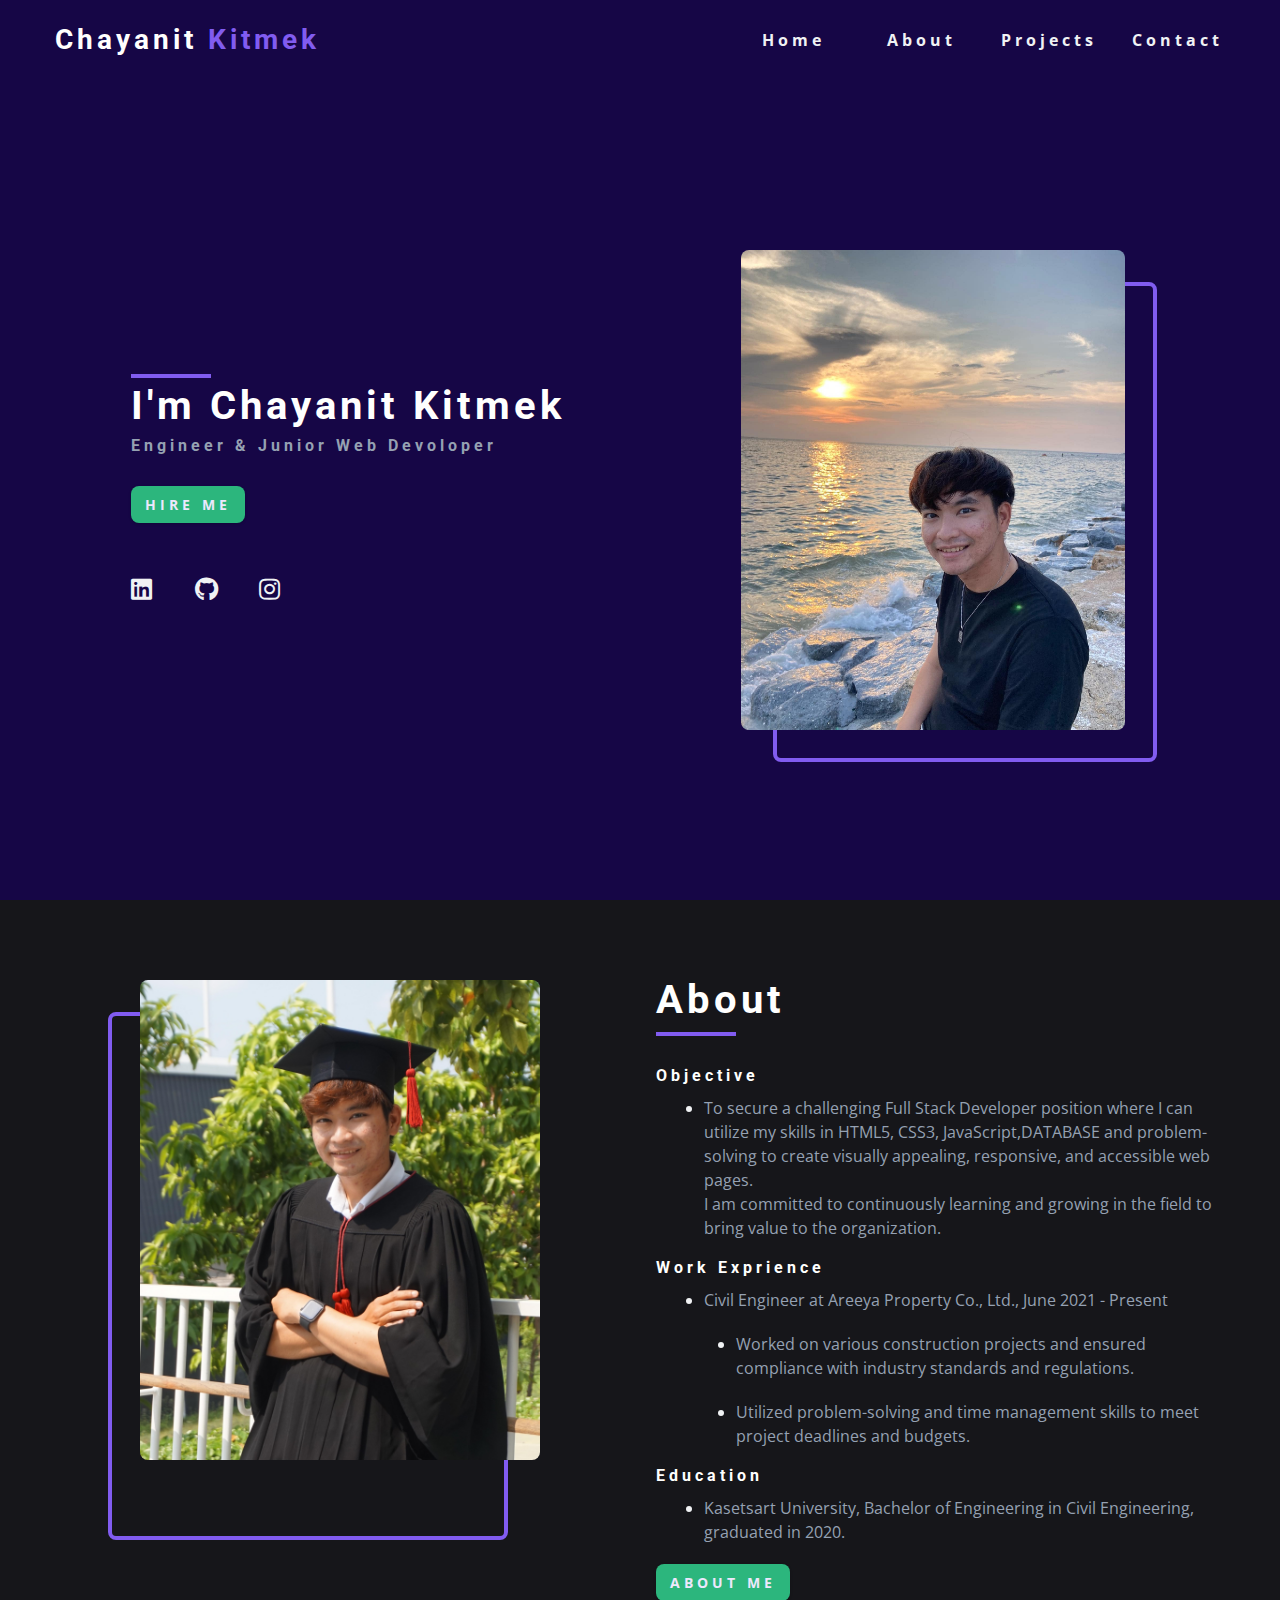
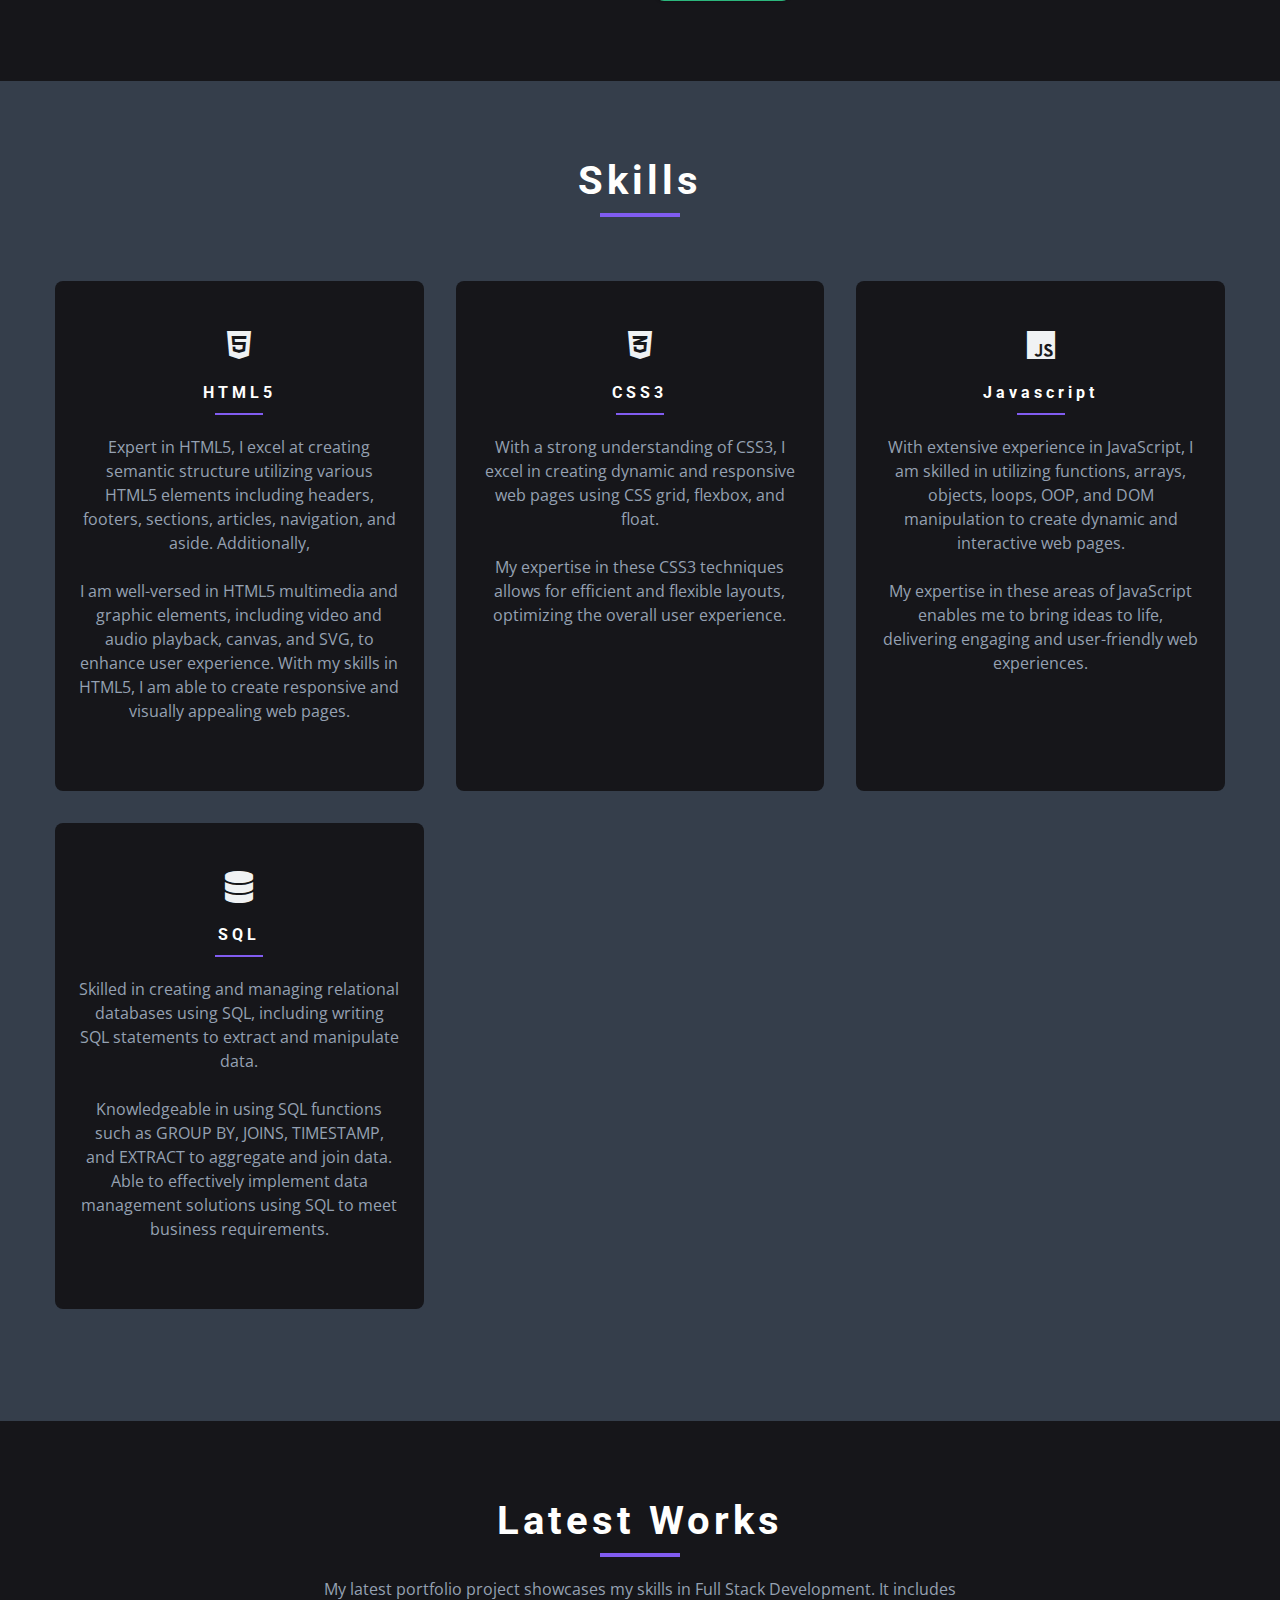
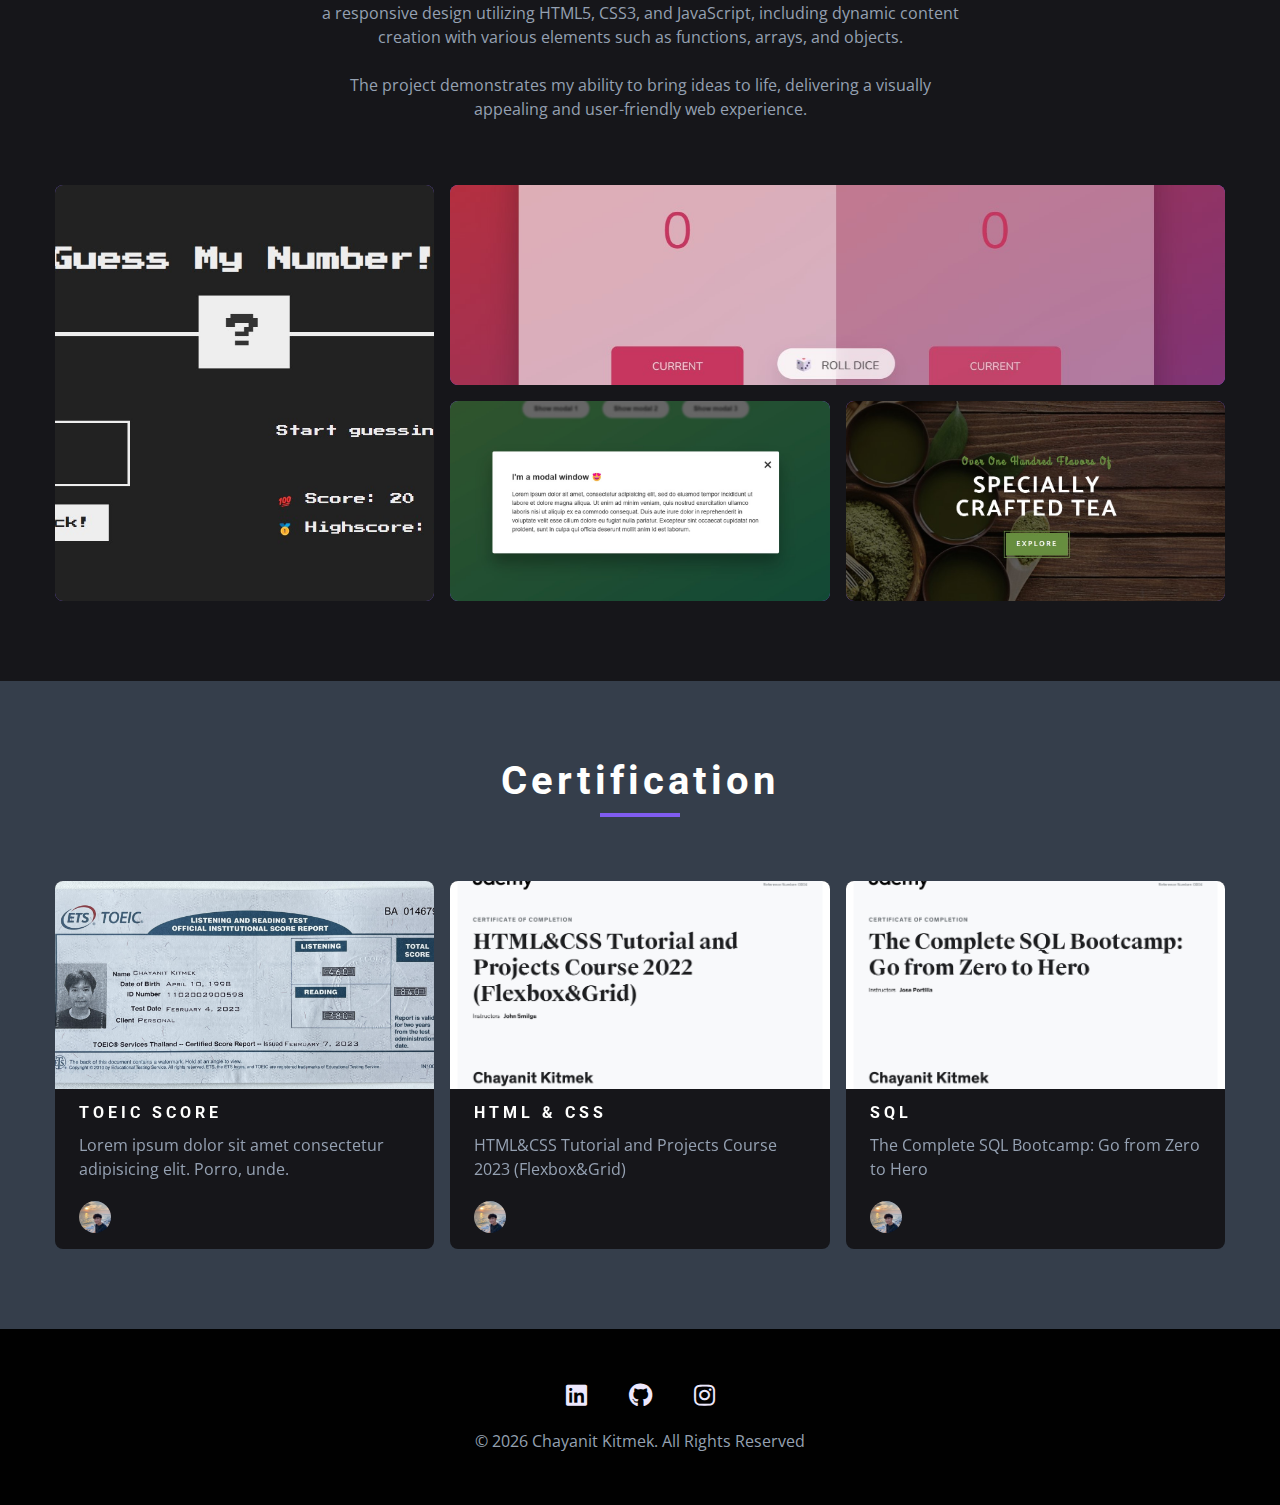
<file: index.html>
<!DOCTYPE html>
<html lang="en">
  <head>
    <meta charset="UTF-8" />
    <meta name="viewport" content="width=device-width, initial-scale=1.0" />
    <title>ChayanitKitm || Home</title>
    <!-- font-awesome -->
    <link
      rel="stylesheet"
      href="./fontawesome-free-5.12.1-web/css/all.min.css"
    />
    <link
      rel="stylesheet"
      href="https://cdnjs.cloudflare.com/ajax/libs/font-awesome/5.13.0/css/all.min.css"
      integrity="sha256-h20CPZ0QyXlBuAw7A+KluUYx/3pK+c7lYEpqLTlxjYQ="
      crossorigin="anonymous"
    />

    <!-- css -->
    <link rel="stylesheet" href="./css/styles.css" />
  </head>
  <body>
    <!-- navbar -->
    <nav class="nav" id="nav">
      <div class="nav-center section-center">
        <!-- nav header -->
        <div class="nav-header">
          <!-- <img src="./images/logo.svg" class="nav-logo" alt="nav logo" /> -->
          <h3>Chayanit <span class="LastName"> kitmek</span></h3>
          <button class="nav-btn" id="nav-btn">
            <i class="fas fa-bars"></i>
          </button>
        </div>
        <!-- nav-links -->
        <ul class="nav-links">
          <li>
            <a href="index.html">Home</a>
          </li>
          <li>
            <a href="about.html">About</a>
          </li>
          <li>
            <a href="projects.html">projects</a>
          </li>
          <li>
            <a href="contact.html">Contact</a>
          </li>
        </ul>
      </div>
    </nav>
    <!-- end of navbar -->
    <!-- sidebar -->
    <aside class="sidebar" id="sidebar">
      <div>
        <button class="close-btn" id="close-btn">
          <i class="fas fa-times"></i>
        </button>
        <!-- sidebar-links -->
        <ul class="sidebar-links">
          <li>
            <a href="index.html">Home</a>
          </li>
          <li>
            <a href="about.html">About</a>
          </li>
          <li>
            <a href="projects.html">projects</a>
          </li>
          <li>
            <a href="contact.html">Contact</a>
          </li>
        </ul>
        <!-- social icons -->
        <ul class="social-icons">
          <li>
            <a
              href="https://www.linkedin.com/in/chayanitkitm/"
              class="social-icon"
            >
              <i class="fab fa-linkedin"></i>
            </a>
          </li>
          <li>
            <a href="https://www.github.com/janjaw007" class="social-icon">
              <i class="fab fa-github"></i>
            </a>
          </li>
          <li>
            <a href="https://www.instagram.com/jjao_chynt/" class="social-icon">
              <i class="fab fa-instagram"></i>
            </a>
          </li>
        </ul>
      </div>
    </aside>
    <!-- end of sidebar -->
    <!-- header -->
    <header class="hero">
      <div class="section-center hero-center">
        <article class="hero-info">
          <div class="underline"></div>
          <h2>i'm chayanit kitmek</h2>
          <h4>engineer & junior web devoloper</h4>
          <a href="contact.html" class="btn hero-btn">hire me</a>
          <!-- social icons -->
          <ul class="social-icons hero-icons">
            <li>
              <a
                href="https://www.linkedin.com/in/chayanitkitm/"
                class="social-icon"
              >
                <i class="fab fa-linkedin"></i>
              </a>
            </li>
            <li>
              <a href="https://www.github.com/janjaw007" class="social-icon">
                <i class="fab fa-github"></i>
              </a>
            </li>
            <li>
              <a
                href="https://www.instagram.com/jjao_chynt/"
                class="social-icon"
              >
                <i class="fab fa-instagram"></i>
              </a>
            </li>
          </ul>
        </article>
        <article class="hero-img">
          <img
            src="./images/hero-img.jpg"
            alt="Chayanit Kitmek"
            class="hero-photo"
          />
        </article>
      </div>
    </header>
    <!-- end of header -->
    <!-- about -->
    <section class="section about">
      <div class="section-center about-center">
        <!-- about img -->
        <article class="about-img">
          <img
            src="./images/about-img.jpg"
            class="hero-photo about-photo"
            alt="about img"
          />
        </article>
        <!-- about info -->
        <article class="about-info">
          <!-- section title -->
          <div class="section-title about-title">
            <h2>about</h2>
            <div class="underline"></div>
          </div>
          <!-- list item -->
          <h4>Objective</h4>
          <ul>
            <li class="about-list">
               <p>
                To secure a challenging Full Stack Developer position where I can utilize my skills in HTML5, CSS3, JavaScript,DATABASE and problem-solving to create visually appealing, responsive, and accessible web pages. </br> I am committed to continuously learning and growing in the field to bring value to the organization.
              </p>
            </li>
          </ul>
          <!-- end of list item -->
          <!-- list item -->
          <h4>work exprience</h4>
          <ul>
            <li class="about-list">
              <p>
                Civil Engineer at Areeya Property Co., Ltd., June 2021 - Present
                <li class="about-item">
                  <p>
                    Worked on various construction projects and ensured
                    compliance with industry standards and regulations.
                  </p>
                </li>
                <li class="about-item">
                  <p>
                    Utilized problem-solving and time management skills to meet
                    project deadlines and budgets.
                  </p>
                </li>
              </p>
            </li>
          </ul>
          <!-- end of list item -->
          <!-- list item -->
          <h4>Education</h4>
          <ul>
            <li class="about-list">
              <p>
                Kasetsart University, Bachelor of Engineering in Civil
                Engineering, graduated in 2020.
              </p>
            </li>
          </ul>
          <!-- end of list item -->
          <a href="about.html" class="btn">about me</a>
          <!--end of section title -->
        </article>
      </div>
    </section>
    <!-- end of about -->
    <!-- services -->
    <section class="section skills bg-grey">
      <!-- section title -->
      <div class="section-title">
        <h2>skills</h2>
        <div class="underline"></div>
      </div>
      <!-- end of section title -->
      <div class="skills-center section-center">
        <!-- single skill -->
        <article class="skill">
          <i class="fab fa-html5 skill-icon"></i>
          <h4>HTML5</h4>
          <div class="underline"></div>
          <p>
            Expert in HTML5, I excel at creating semantic structure utilizing various HTML5 elements including headers, footers, sections, articles, navigation, and aside. Additionally,<br><br> I am well-versed in HTML5 multimedia and graphic elements, including video and audio playback, canvas, and SVG, to enhance user experience. With my skills in HTML5, I am able to create responsive and visually appealing web pages.
          </p>
        </article>
        <!-- end of single skill -->
        <!-- single skill -->
        <article class="skill">
          <i class="fab fa-css3-alt skill-icon"></i>
          <h4>CSS3</h4>
          <div class="underline"></div>
          <p>
            With a strong understanding of CSS3, I excel in creating dynamic and responsive web pages using CSS grid, flexbox, and float. <br><br>My expertise in these CSS3 techniques allows for efficient and flexible layouts, optimizing the overall user experience.
          </p>
        </article>
        <!-- end of single skill -->
        <!-- single skill -->
        <article class="skill">
          <i class="fab fa-js skill-icon"></i>
          <h4>Javascript</h4>
          <div class="underline"></div>
          <p>
            With extensive experience in JavaScript, I am skilled in utilizing functions, arrays, objects, loops, OOP, and DOM manipulation to create dynamic and interactive web pages. <br> <br> My expertise in these areas of JavaScript enables me to bring ideas to life, delivering engaging and user-friendly web experiences.
          </p>
        </article>
        <!-- end of single skill -->
         <!-- single skill -->
        <article class="skill">
          <i class="fa fa-database skill-icon"></i>
          <h4>SQL</h4>
          <div class="underline"></div>
          <p>
            Skilled in creating and managing relational databases using SQL, including writing SQL statements to extract and manipulate data. <br><br>Knowledgeable in using SQL functions such as GROUP BY, JOINS, TIMESTAMP, and EXTRACT to aggregate and join data. Able to effectively implement data management solutions using SQL to meet business requirements.
          </p>
        </article>
        <!-- end of single skill -->
      </div>
    </section>

    <!-- end of skills -->
    <!-- projects -->
    <section class="section projects">
      <!-- section title -->
      <div class="section-title ">
        <h2>latest works</h2>
        <div class="underline"></div>
        <p class="projects-text">My latest portfolio project showcases my skills in Full Stack Development. It includes a responsive design utilizing HTML5, CSS3, and JavaScript, including dynamic content creation with various elements such as functions, arrays, and objects. <br><br>The project demonstrates my ability to bring ideas to life, delivering a visually appealing and user-friendly web experience.</p>
      </div>
      <!-- end of section title -->
      <div class="section-center projects-center">
        <!-- single project -->
        <a href="projects.html" class="project-1">
          <article class="project">
            <img src="./images/guess-number-img.jpg" alt="single-project" class="project-img">
            <div class="project-info">
              <h4>guess my number game🤔</h4>
            </div>
          </article>
        </a>
        <!-- end of single project -->
        <!-- single project -->
        <a href="projects.html" class="project-2">
          <article class="project">
            <img src="./images/modal-window-img.jpg" alt="single-project" class="project-img">
            <div class="project-info">
              <h4>modal window🪟</h4>
            </div>
          </article>
        </a>
        <!-- end of single project -->
        <!-- single project -->
        <a href="projects.html" class="project-3">
          <article class="project">
            <img src="./images/pig-game-img.jpg" alt="single-project" class="project-img">
            <div class="project-info">
              <h4>pig game 🐷</h4>
            </div>
          </article>
        </a>
        <!-- end of single project -->
        <!-- single project -->
        <a href="projects.html" class="project-4">
          <article class="project">
            <img src="./images/project-4.jpeg" alt="single-project" class="project-img">
            <div class="project-info">
              <h4>tea station🍵</h4>
            </div>
          </article>
        </a>
        <!-- end of single project -->
        
      </div>
    </section>
    <!-- end of projects -->
    <!-- connect -->

    <!-- end of connect -->
    <!-- skills -->

    <!-- end of skills -->
    <!-- timeline -->

    <!--end of  timeline -->
    <!-- blog -->
    <section class="section blog">
      <!-- section title -->
      <div class="section-title">
        <h2>Certification</h2>
        <div class="underline"></div>
      </div>
      <!-- end of section title -->
      <div class="section-center blog-center">
        <!-- single article -->
        <div class="card">
          <!-- front of the card -->
          <div class="card-side card-front">
            <img src="./images/TOEIC-SCORE.JPG" alt="">
            <div class="card-info">
              <h4>TOEIC SCORE</h4>
              <p>Lorem ipsum dolor sit amet consectetur adipisicing elit. Porro, unde.</p>
              <div class="card-footer">
                <img src="./images/hero-img.jpg" alt="author images">
                
              </div>
            </div>
          </div>
          <!-- card back -->
          <div class="card-side card-back">
            <a href="https://drive.google.com/file/d/1MU5hbkxv9xTebF8NWB8zLfsqqPCJZro0/view?usp=share_link" class="btn" target="_blank">MORE</a>
          </div>
        </div>
        <!-- end of single -->
        <!-- single article -->
        <div class="card">
          <!-- front of the card -->
          <div class="card-side card-front">
            <img src="./images/UC-HTMLCSS.jpg" alt="">
            <div class="card-info">
              <h4>HTML & CSS</h4>
              <p>HTML&CSS Tutorial and Projects Course 2023 (Flexbox&Grid)
              </p>
              <div class="card-footer">
                <img src="./images/hero-img.jpg" alt="author images">
                
              </div>
            </div>
          </div>
          <!-- card back -->
          <div class="card-side card-back">
            <a href="https://drive.google.com/file/d/1_vfiqJCNyB2ftXkYyHAWasumpEF7Ygkn/view?usp=sharing" class="btn" target="_blank">MORE</a>
          </div>
        </div>
        <!-- end of single -->
        <!-- single article -->
        <div class="card">
          <!-- front of the card -->
          <div class="card-side card-front">
            <img src="./images/UC-SQL.jpg" alt="">
            <div class="card-info">
              <h4>SQL</h4>
              <p>The Complete SQL Bootcamp: Go from Zero to Hero</p>
              <div class="card-footer">
                <img src="./images/hero-img.jpg" alt="author images">
                
              </div>
            </div>
          </div>
          <!-- card back -->
          <div class="card-side card-back">
            <a href="https://drive.google.com/file/d/1GET7jAMMP-IgVShOTEvX-lMBAqno-ieh/view?usp=sharing" class="btn" target="_blank">MORE</a>
          </div>
        </div>
        <!-- end of single -->
      </div>
    </section>
    <!--end of  blog -->
    <!-- footer -->
    <footer class="footer">
      <!-- social icons -->
        <ul class="social-icons">
          <li>
            <a
              href="https://www.linkedin.com/in/chayanitkitm/"
              class="social-icon"
            >
              <i class="fab fa-linkedin"></i>
            </a>
          </li>
          <li>
            <a href="https://www.github.com/janjaw007" class="social-icon">
              <i class="fab fa-github"></i>
            </a>
          </li>
          <li>
            <a href="https://www.instagram.com/jjao_chynt/" class="social-icon">
              <i class="fab fa-instagram"></i>
            </a>
          </li>
        </ul>
      <p>&copy; <span id="date"></span> Chayanit Kitmek. all rights reserved</p>
    </footer>

    <script src="./js/app.js"></script>
  </body>
</html>
</file>
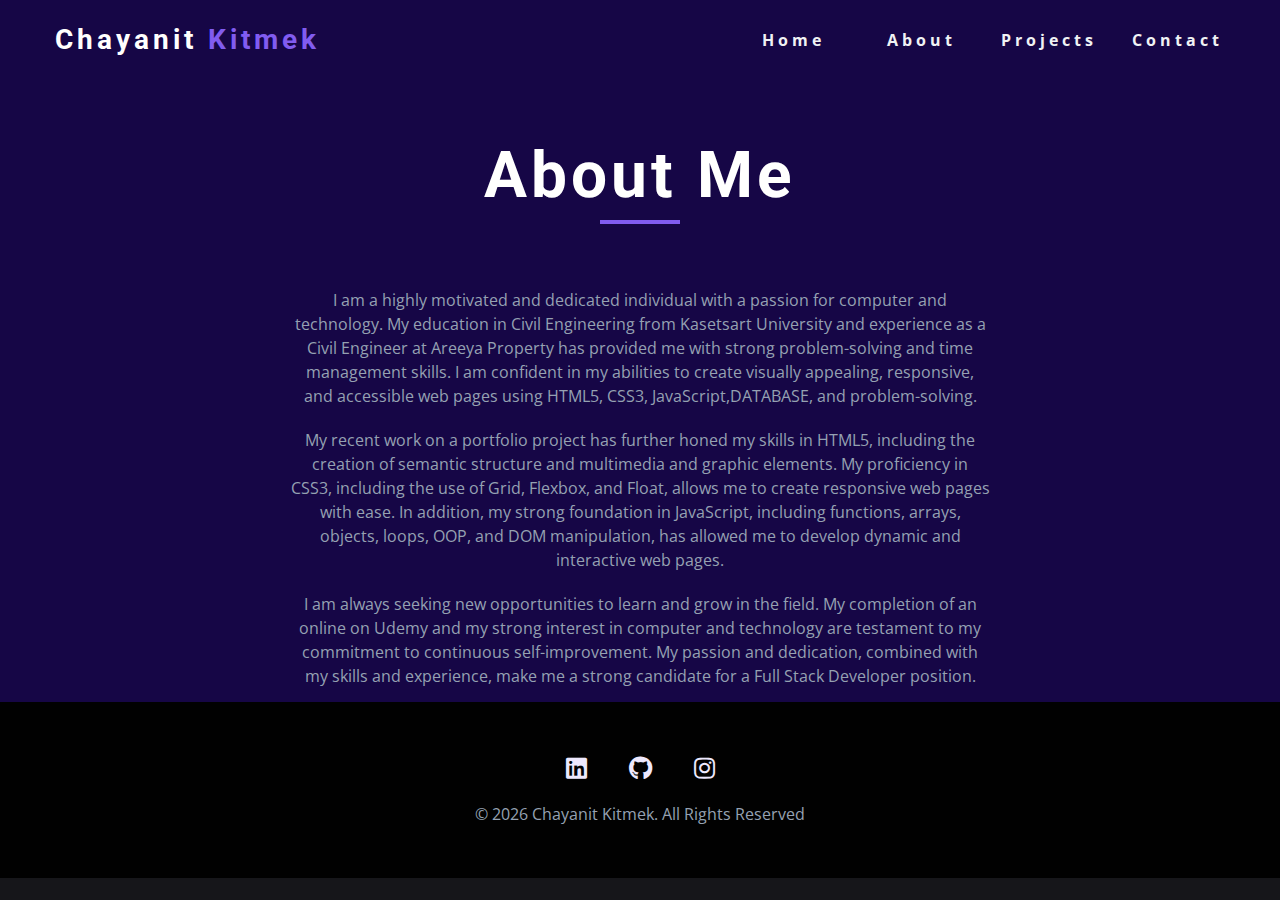
<file: about.html>
<!DOCTYPE html>
<html lang="en">
  <head>
    <meta charset="UTF-8" />
    <meta name="viewport" content="width=device-width, initial-scale=1.0" />
    <title>ChayanitKitm || About</title>
    <!-- font-awesome -->
    <link
      rel="stylesheet"
      href="./fontawesome-free-5.12.1-web/css/all.min.css"
    />
    <link
      rel="stylesheet"
      href="https://cdnjs.cloudflare.com/ajax/libs/font-awesome/5.13.0/css/all.min.css"
      integrity="sha256-h20CPZ0QyXlBuAw7A+KluUYx/3pK+c7lYEpqLTlxjYQ="
      crossorigin="anonymous"
    />

    <!-- css -->
    <link rel="stylesheet" href="./css/styles.css" />
  </head>

  <body>
    <!-- navbar -->
    <nav class="nav" id="nav">
      <div class="nav-center section-center">
        <!-- nav header -->
        <div class="nav-header">
          <!-- <img src="./images/logo.svg" class="nav-logo" alt="nav logo" /> -->
          <h3>Chayanit <span class="LastName"> kitmek</span></h3>
          <button class="nav-btn" id="nav-btn">
            <i class="fas fa-bars"></i>
          </button>
        </div>
        <!-- nav-links -->
        <ul class="nav-links">
          <li>
            <a href="index.html">Home</a>
          </li>
          <li>
            <a href="about.html">About</a>
          </li>
          <li>
            <a href="projects.html">projects</a>
          </li>
          <li>
            <a href="contact.html">Contact</a>
          </li>
        </ul>
      </div>
    </nav>
    <!-- end of navbar -->
    <!-- sidebar -->
    <aside class="sidebar" id="sidebar">
      <div>
        <button class="close-btn" id="close-btn">
          <i class="fas fa-times"></i>
        </button>
        <!-- sidebar-links -->
        <ul class="sidebar-links">
          <li>
            <a href="index.html">Home</a>
          </li>
          <li>
            <a href="about.html">About</a>
          </li>
          <li>
            <a href="projects.html">projects</a>
          </li>
          <li>
            <a href="contact.html">Contact</a>
          </li>
        </ul>
        <!-- social icons -->
        <ul class="social-icons">
          <li>
            <a
              href="https://www.linkedin.com/in/chayanitkitm/"
              class="social-icon"
            >
              <i class="fab fa-linkedin"></i>
            </a>
          </li>
          <li>
            <a href="https://www.github.com/janjaw007" class="social-icon">
              <i class="fab fa-github"></i>
            </a>
          </li>
          <li>
            <a href="https://www.instagram.com/jjao_chynt/" class="social-icon">
              <i class="fab fa-instagram"></i>
            </a>
          </li>
        </ul>
      </div>
    </aside>
    <!-- end of sidebar -->
    <!-- ############## -->
    <!-- ############## -->
    <!-- ############## -->
    <!-- ############## -->

    <section class="single-page">
      <!-- section title -->
      <div class="section-title title-about">
        <h1>About me</h1>
        <div class="underline"></div>
      </div>
      <!-- end of section title -->
      <div class="section-center page-info">
        <!-- about page -->
        <p>
          I am a highly motivated and dedicated individual with a passion for
          computer and technology. My education in Civil Engineering from
          Kasetsart University and experience as a Civil Engineer at Areeya
          Property has provided me with strong problem-solving and time
          management skills. I am confident in my abilities to create visually
          appealing, responsive, and accessible web pages using HTML5, CSS3,
          JavaScript,DATABASE, and problem-solving.
        </p>
        <p>
          My recent work on a portfolio project has further honed my skills in
          HTML5, including the creation of semantic structure and multimedia and
          graphic elements. My proficiency in CSS3, including the use of Grid,
          Flexbox, and Float, allows me to create responsive web pages with
          ease. In addition, my strong foundation in JavaScript, including
          functions, arrays, objects, loops, OOP, and DOM manipulation, has
          allowed me to develop dynamic and interactive web pages.
        </p>
        <p>
          I am always seeking new opportunities to learn and grow in the field.
          My completion of an online on Udemy and my strong interest in computer
          and technology are testament to my commitment to continuous
          self-improvement. My passion and dedication, combined with my skills
          and experience, make me a strong candidate for a Full Stack Developer
          position.
        </p>
      </div>
    </section>
    <!-- ############## -->
    <!-- ############## -->
    <!-- ############## -->
    <!-- ############## -->
    <!-- footer -->
    <footer class="footer">
      <!-- social icons -->
      <ul class="social-icons">
        <li>
          <a
            href="https://www.linkedin.com/in/chayanitkitm/"
            class="social-icon"
          >
            <i class="fab fa-linkedin"></i>
          </a>
        </li>
        <li>
          <a href="https://www.github.com/janjaw007" class="social-icon">
            <i class="fab fa-github"></i>
          </a>
        </li>
        <li>
          <a href="https://www.instagram.com/jjao_chynt/" class="social-icon">
            <i class="fab fa-instagram"></i>
          </a>
        </li>
      </ul>
      <p>&copy; <span id="date"></span> Chayanit Kitmek. all rights reserved</p>
    </footer>
    <script src="./js/app.js"></script>
  </body>
</html>
</file>
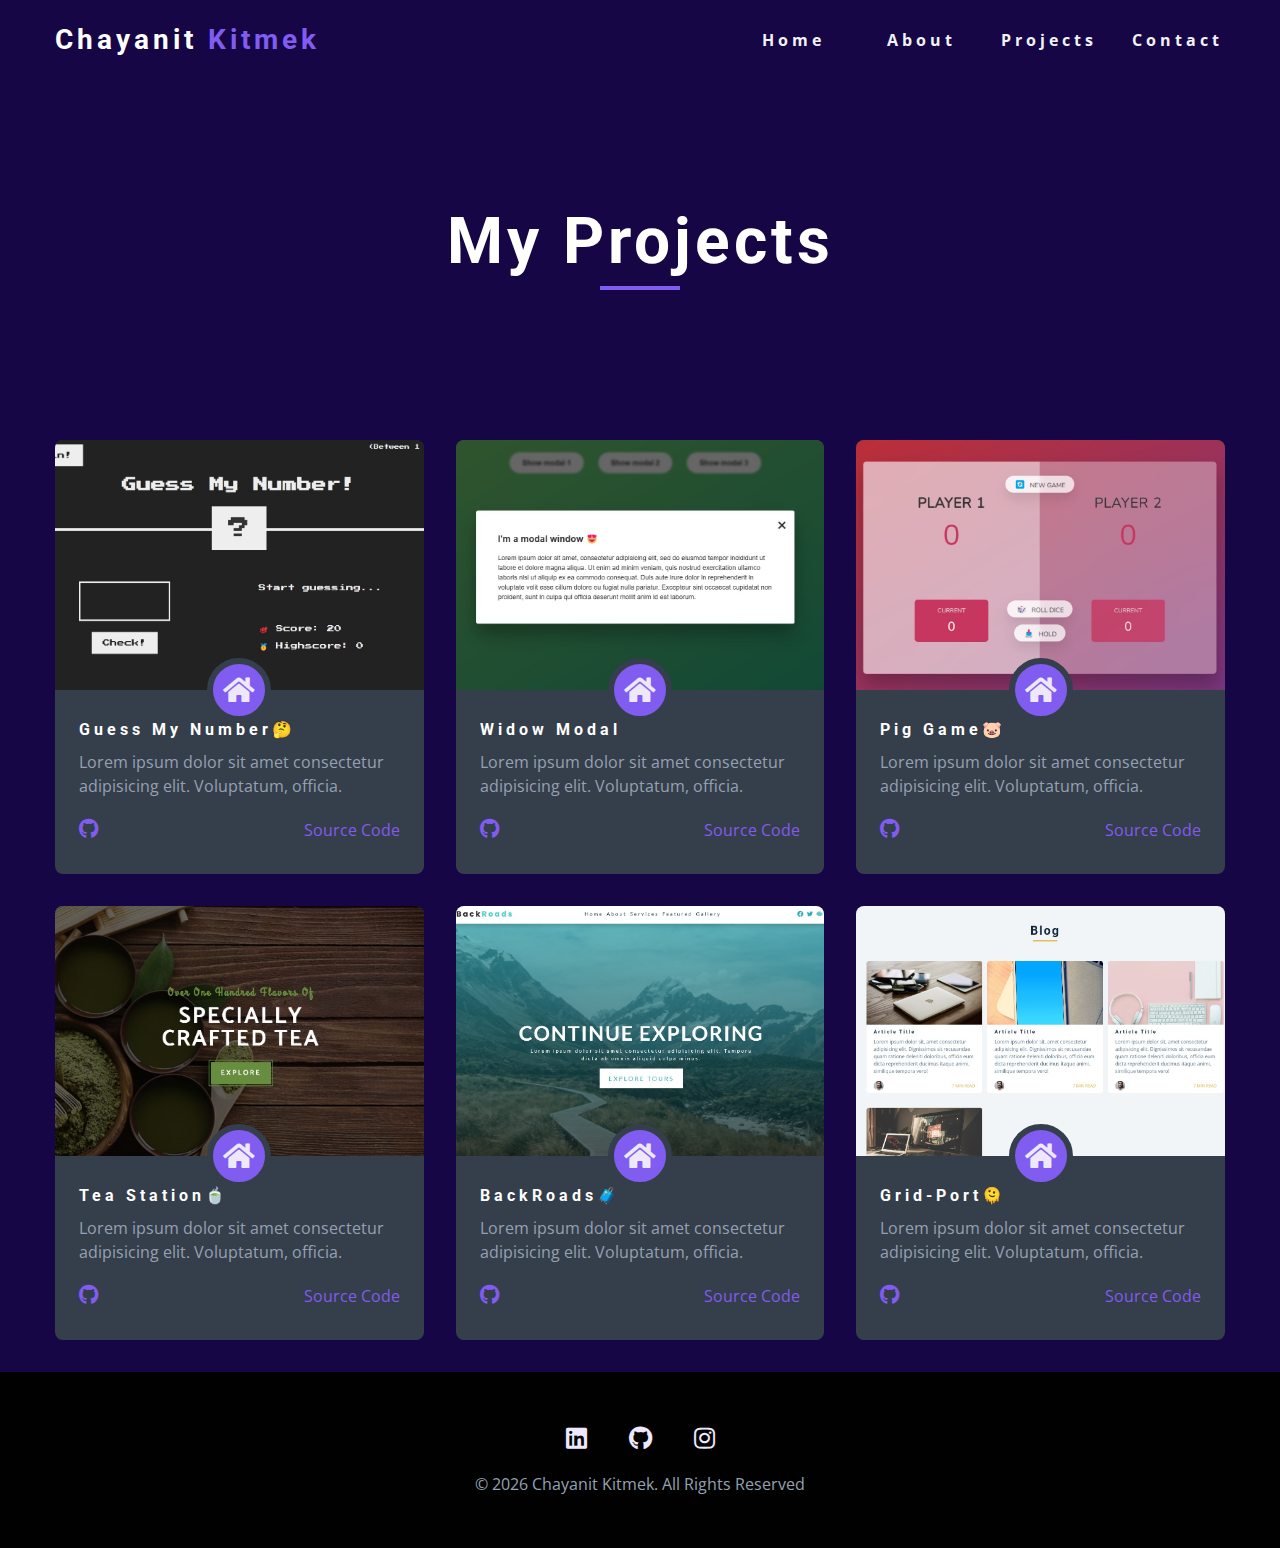
<file: projects.html>
<!DOCTYPE html>
<html lang="en">
  <head>
    <meta charset="UTF-8" />
    <meta name="viewport" content="width=device-width, initial-scale=1.0" />
    <title>ChayanitKitm || Project</title>
    <!-- font-awesome -->
    <link
      rel="stylesheet"
      href="./fontawesome-free-5.12.1-web/css/all.min.css"
    />
    <link
      rel="stylesheet"
      href="https://cdnjs.cloudflare.com/ajax/libs/font-awesome/5.13.0/css/all.min.css"
      integrity="sha256-h20CPZ0QyXlBuAw7A+KluUYx/3pK+c7lYEpqLTlxjYQ="
      crossorigin="anonymous"
    />

    <!-- css -->
    <link rel="stylesheet" href="./css/styles.css" />
  </head>

  <body>
    <!-- navbar -->
    <nav class="nav" id="nav">
      <div class="nav-center section-center">
        <!-- nav header -->
        <div class="nav-header">
          <!-- <img src="./images/logo.svg" class="nav-logo" alt="nav logo" /> -->
          <h3>Chayanit <span class="LastName"> kitmek</span></h3>
          <button class="nav-btn" id="nav-btn">
            <i class="fas fa-bars"></i>
          </button>
        </div>
        <!-- nav-links -->
        <ul class="nav-links">
          <li>
            <a href="index.html">Home</a>
          </li>
          <li>
            <a href="about.html">About</a>
          </li>
          <li>
            <a href="projects.html">projects</a>
          </li>
          <li>
            <a href="contact.html">Contact</a>
          </li>
        </ul>
      </div>
    </nav>
    <!-- end of navbar -->
    <!-- sidebar -->
    <aside class="sidebar" id="sidebar">
      <div>
        <button class="close-btn" id="close-btn">
          <i class="fas fa-times"></i>
        </button>
        <!-- sidebar-links -->
        <ul class="sidebar-links">
          <li>
            <a href="index.html">Home</a>
          </li>
          <li>
            <a href="about.html">About</a>
          </li>
          <li>
            <a href="projects.html">projects</a>
          </li>
          <li>
            <a href="contact.html">Contact</a>
          </li>
        </ul>
        <!-- social icons -->
        <ul class="social-icons">
          <li>
            <a
              href="https://www.linkedin.com/in/chayanitkitm/"
              class="social-icon"
            >
              <i class="fab fa-linkedin"></i>
            </a>
          </li>
          <li>
            <a href="https://www.github.com/janjaw007" class="social-icon">
              <i class="fab fa-github"></i>
            </a>
          </li>
          <li>
            <a href="https://www.instagram.com/jjao_chynt/" class="social-icon">
              <i class="fab fa-instagram"></i>
            </a>
          </li>
        </ul>
      </div>
    </aside>
    <!-- end of sidebar -->
    <!-- ############## -->
    <!-- ############## -->
    <!-- ############## -->
    <!-- ############## -->
    <header class="projects-hero">
      <!-- section title -->
      <div class="section-title">
        <h1>my projects</h1>
        <div class="underline"></div>
      </div>
      <!-- end of section title -->
    </header>
    <section class="single-page">
      <div class="section-center projects-page-center">
        <!-- single project -->
        <article class="single-project">
          <div class="project-container">
            <img src="./images/guess-number-img.jpg" alt="single project" />
            <a
              href="https://guessnumbergamebychayanitkitm.netlify.app/"
              class="project-icon"
            >
              <i class="fas fa-home"></i>
            </a>
          </div>
          <div class="project-details">
            <h4>guess my number🤔</h4>
            <p>
              Lorem ipsum dolor sit amet consectetur adipisicing elit.
              Voluptatum, officia.
            </p>
            <div class="project-footer">
              <span><i class="fab fa-github"></i></span>
              <a href="https://github.com/janjaw007/GuessNumberGame.git"
                >source code</a
              >
            </div>
          </div>
        </article>
        <!-- end of project -->
        <!-- single project -->
        <article class="single-project">
          <div class="project-container">
            <img src="./images/modal-window-img.jpg" alt="single project" />
            <a
              href="https://modalbychayanitkitm.netlify.app/"
              class="project-icon"
            >
              <i class="fas fa-home"></i>
            </a>
          </div>
          <div class="project-details">
            <h4>widow modal</h4>
            <p>
              Lorem ipsum dolor sit amet consectetur adipisicing elit.
              Voluptatum, officia.
            </p>
            <div class="project-footer">
              <span><i class="fab fa-github"></i></span>
              <a href="https://github.com/janjaw007/ModalWindow.git"
                >source code</a
              >
            </div>
          </div>
        </article>
        <!-- end of project -->
        <!-- single project -->
        <article class="single-project">
          <div class="project-container">
            <img src="./images/pig-game-img.jpg" alt="single project" />
            <a
              href="https://piggamebychayanitkitm.netlify.app/"
              class="project-icon"
            >
              <i class="fas fa-home"></i>
            </a>
          </div>
          <div class="project-details">
            <h4>pig game🐷</h4>
            <p>
              Lorem ipsum dolor sit amet consectetur adipisicing elit.
              Voluptatum, officia.
            </p>
            <div class="project-footer">
              <span><i class="fab fa-github"></i></span>
              <a href="https://github.com/janjaw007/PigGame.git">source code</a>
            </div>
          </div>
        </article>
        <!-- end of project -->
        <!-- single project -->
        <article class="single-project">
          <div class="project-container">
            <img src="./images/project-4.jpeg" alt="single project" />
            <a href="https://temp-tea-staion.netlify.app/" class="project-icon">
              <i class="fas fa-home"></i>
            </a>
          </div>
          <div class="project-details">
            <h4>tea station🍵</h4>
            <p>
              Lorem ipsum dolor sit amet consectetur adipisicing elit.
              Voluptatum, officia.
            </p>
            <div class="project-footer">
              <span><i class="fab fa-github"></i></span>
              <a href="https://github.com/janjaw007/Port-Tea.git"
                >source code</a
              >
            </div>
          </div>
        </article>
        <!-- end of project -->
        <!-- single project -->
        <article class="single-project">
          <div class="project-container">
            <img src="./images/backroad-img.jpg" alt="single project" />
            <a
              href="https://temp-backroads-tour.netlify.app/"
              class="project-icon"
            >
              <i class="fas fa-home"></i>
            </a>
          </div>
          <div class="project-details">
            <h4>BackRoads🧳</h4>
            <p>
              Lorem ipsum dolor sit amet consectetur adipisicing elit.
              Voluptatum, officia.
            </p>
            <div class="project-footer">
              <span><i class="fab fa-github"></i></span>
              <a href="https://github.com/janjaw007/temp-backroads.git"
                >source code</a
              >
            </div>
          </div>
        </article>
        <!-- end of project -->
        <!-- single project -->
        <article class="single-project">
          <div class="project-container">
            <img src="./images//grid-project-img.jpg" alt="single project" />
            <a
              href="https://grid-portfolio-project1.netlify.app/"
              class="project-icon"
            >
              <i class="fas fa-home"></i>
            </a>
          </div>
          <div class="project-details">
            <h4>Grid-port🫠</h4>
            <p>
              Lorem ipsum dolor sit amet consectetur adipisicing elit.
              Voluptatum, officia.
            </p>
            <div class="project-footer">
              <span><i class="fab fa-github"></i></span>
              <a href="https://github.com/janjaw007/grid-project.git"
                >source code</a
              >
            </div>
          </div>
        </article>
        <!-- end of project -->
      </div>
    </section>
    <!-- ############## -->
    <!-- ############## -->
    <!-- ############## -->
    <!-- ############## -->
    <!-- footer -->
    <footer class="footer">
      <!-- social icons -->
      <ul class="social-icons">
        <li>
          <a
            href="https://www.linkedin.com/in/chayanitkitm/"
            class="social-icon"
          >
            <i class="fab fa-linkedin"></i>
          </a>
        </li>
        <li>
          <a href="https://www.github.com/janjaw007" class="social-icon">
            <i class="fab fa-github"></i>
          </a>
        </li>
        <li>
          <a href="https://www.instagram.com/jjao_chynt/" class="social-icon">
            <i class="fab fa-instagram"></i>
          </a>
        </li>
      </ul>
      <p>&copy; <span id="date"></span> Chayanit Kitmek. all rights reserved</p>
    </footer>
    <script src="./js/app.js"></script>
  </body>
</html>
</file>
<file: css/styles.css>
/*
=============== 
Fonts
===============
*/
@import url("https://fonts.googleapis.com/css?family=Open+Sans|Roboto:400,700&display=swap");

/*
=============== 
Variables
===============
*/

:root {
  /* dark shades of primary color*/
  --clr-primary-1: hsl(254, 84%, 95%);
  --clr-primary-2: hsl(255, 84%, 85%);
  --clr-primary-3: hsl(255, 83%, 75%);
  --clr-primary-4: hsl(255, 83%, 65%);
  /* primary/main color */
  --clr-primary-5: rgb(129, 92, 240);
  /* lighter shades of primary color */
  --clr-primary-6: hsl(255, 83%, 55%);
  --clr-primary-7: hsl(255, 83%, 45%);
  --clr-primary-8: hsl(255, 83%, 35%);
  --clr-primary-9: hsl(255, 83%, 25%);
  --clr-primary-10: hsl(255, 84%, 15%);
  /* darkest grey - used for headings */
  --clr-grey-1: hsl(210, 15%, 95%);
  --clr-grey-2: hsl(215, 16%, 85%);
  --clr-grey-3: hsl(214, 17%, 75%);
  --clr-grey-4: hsl(213, 16%, 65%);
  /* grey used for paragraphs */
  --clr-grey-5: hsl(214, 16%, 64%);
  --clr-grey-6: hsl(213, 16%, 65%);
  --clr-grey-7: hsl(214, 16%, 55%);
  --clr-grey-8: hsl(214, 16%, 45%);
  --clr-grey-9: hsl(215, 16%, 35%);
  --clr-grey-10: hsl(214, 17%, 25%);
  --clr-white: #16161a;
  --ff-primary: "Roboto", sans-serif;
  --ff-secondary: "Open Sans", sans-serif;
  --transition: all 0.3s linear;
  --spacing: 0.25rem;
  --radius: 0.5rem;
  --light-shadow: 0 5px 15px rgba(0, 0, 0, 0.1);
  --dark-shadow: 0 5px 15px rgba(0, 0, 0, 0.2);
  --max-width: 1170px;
}
/*
=============== 
Global Styles
===============
*/

*,
::after,
::before {
  margin: 0;
  padding: 0;
  box-sizing: border-box;
}
body {
  font-family: var(--ff-secondary);
  background: var(--clr-white);
  color: var(--clr-grey-1);
  line-height: 1.5;
  font-size: 0.875rem;
}
ul {
  list-style-type: none;
}
a {
  text-decoration: none;
}
img:not(.nav-logo) {
  width: 100%;
  display: block;
}

h1,
h2,
h3,
h4 {
  letter-spacing: var(--spacing);
  text-transform: capitalize;
  line-height: 1.25;
  margin-bottom: 0.75rem;
  font-family: var(--ff-primary);
  color: #fffffe;
}
h1 {
  font-size: 3rem;
}
h2 {
  font-size: 2rem;
}
h3 {
  font-size: 1.25rem;
}
h4 {
  font-size: 0.875rem;
}
p {
  margin-bottom: 1.25rem;
  color: var(--clr-grey-5);
}
@media screen and (min-width: 800px) {
  h1 {
    font-size: 4rem;
  }
  h2 {
    font-size: 2.5rem;
  }
  h3 {
    font-size: 1.75rem;
  }
  h4 {
    font-size: 1rem;
  }
  body {
    font-size: 1rem;
  }
  h1,
  h2,
  h3,
  h4 {
    line-height: 1;
  }
}
/*  global classes */

.btn {
  text-transform: uppercase;
  background: #2cb67d;
  color: var(--clr-primary-1);
  padding: 0.375rem 0.75rem;
  letter-spacing: var(--spacing);
  display: inline-block;
  font-weight: 700;
  transition: var(--transition);
  font-size: 0.875rem;
  border: 2px solid transparent;
  cursor: pointer;
  box-shadow: 0 1px 3px rgba(0, 0, 0, 0.2);
  border-radius: var(--radius);
}
.btn:hover {
  color: var(--clr-primary-1);
  background: var(--clr-primary-7);
}
/* section */
.section {
  padding: 5rem 0;
}

.section-center {
  width: 90vw;
  margin: 0 auto;
  max-width: 1170px;
}
@media screen and (min-width: 992px) {
  .section-center {
    width: 95vw;
  }
}
/* added during recording */
.underline {
  width: 5rem;
  height: 0.25rem;
  margin-bottom: 1.25rem;
  background: var(--clr-primary-5);
  margin-left: auto;
  margin-right: auto;
}

.section-title {
  margin-bottom: 4rem;
  text-align: center;
}

.bg-grey {
  background-color: var(--clr-grey-10);
}
/*
=============== 
Navbar
===============
*/
.nav-header h3 {
  text-align: center;
  margin-top: auto;
  margin-bottom: auto;
  /* background: red; */
}

.nav-links {
  display: none;
}
.nav {
  /* border: 1px solid red; */
  height: 5rem;
  padding: 1rem;
  display: grid;
  align-items: center;
  transition: var(--transition);
}
.nav-center {
  /* border: 1px solid blue; */
  width: 100%;
  max-width: 1170px;
  margin: 0 auto;
}
.nav-header {
  /* border: 1px solid green; */
  display: grid;
  grid-template-columns: auto 1fr;
  align-items: center;
  /* place-items: center; */
}
.firstName {
  width: 400px;
  /* border: 1px solid blue; */
  /* text-align: center; */
  margin: auto;
  /* margin: auto 0; */
}
.LastName {
  color: var(--clr-primary-5);
}

.nav-btn {
  background: transparent;
  border-color: transparent;
  color: var(--clr-primary-5);
  font-size: 2rem;
  cursor: pointer;
  /* justify-content:space-between flexbox */
  justify-self: end;
}

@media screen and (min-width: 768px) {
  .nav {
    background: var(--clr-primary-10);
  }
  .nav-btn {
    display: none;
  }
  .nav-links {
    display: grid;
    grid-template-columns: repeat(4, 1fr);
    justify-items: center;
    -moz-column-gap: 2rem;
    column-gap: 2rem;
    justify-self: end;
    /* background: red; */
  }
  .nav-links a {
    /* background: blue; */
    text-transform: capitalize;
    color: var(--clr-grey-1);
    font-weight: bold;
    letter-spacing: var(--spacing);
    transition: var(--transition);
  }
  .nav-links a:hover {
    color: var(--clr-primary-5);
  }
  .nav-center {
    display: grid;
    /* border: red 1px solid; */
    grid-template-columns: auto 1fr;
    align-items: center;
  }
}

/* fixed narbar */
.navbar-fixed {
  position: fixed;
  top: 0;
  left: 0;
  width: 100%;
  background-color: var(--clr-white);
  z-index: 2;
  box-shadow: var(--light-shadow);
}

/*
=============== 
Sidebar
===============
*/

.sidebar {
  position: fixed;
  top: 0;
  left: 0;
  width: 100%;
  height: 100%;
  background: var(--clr-grey-10);
  z-index: 4;
  display: grid;
  /* align-items: center;
  justify-content: center; */
  place-items: center;
  transition: var(--transition);
  /* add later */
  transform: translateX(-100%);
}

.show-sidebar {
  transform: translateX(0);
}

.sidebar-links {
  text-align: center;
}
.sidebar-links a {
  font-size: 2rem;
  text-transform: capitalize;
  transition: var(--transition);
  color: var(--clr-grey-1);
  letter-spacing: var(--spacing);
  display: inline-block;
  margin-bottom: 1.5rem;
}
.sidebar-links a:hover {
  color: var(--clr-primary-5);
}
.social-icons {
  display: grid;
  margin-top: 3rem;
  width: 12rem;
  grid-template-columns: repeat(3, 1fr);
  justify-items: center;
}
.social-icon {
  font-size: 1.5rem;
  color: var(--clr-grey-1);
}
.social-icon :hover {
  color: var(--clr-primary-5);
  transition: var(--transition);
}
.close-btn {
  position: absolute;
  top: 1rem;
  right: 1rem;
  font-size: 3rem;
  background: transparent;
  border: transparent;
  transition: var(--transition);
  color: #bb2525;
  cursor: pointer;
}
.close-btn:hover {
  color: #e66b6b;
}

/*
=============== 
Hero
===============
*/

/* underline added to globals */
.hero .underline {
  margin-bottom: 0.5rem;
  margin-left: 0;
}

.hero-img {
  display: none;
}
.hero {
  background: var(--clr-primary-10);
}
.hero-center {
  min-height: calc(100vh - 5rem);
  display: grid;
  place-items: center;
}
.hero-info h4 {
  color: var(--clr-grey-5);
}
.hero-icons {
  justify-items: start;
  width: 12rem;
  /* margin-right: 0.25rem; */
}
.hero-btn {
  margin-top: 1.25rem;
}
@media screen and (min-width: 992px) {
  .hero-img {
    display: block;
    position: relative;
  }
  .hero-center {
    grid-template-columns: 1fr 1fr;
  }

  .hero-img::before,
  .about-img::before {
    content: "";
    position: absolute;
    width: 100%;
    height: 100%;
    border: 0.25rem solid var(--clr-primary-5);
    top: 2rem;
    right: -2rem;
    border-radius: var(--radius);
  }
}
.hero-photo {
  position: relative;
  max-width: 25rem;
  max-height: 30rem;
  -o-object-fit: cover;
  object-fit: cover;
  border-radius: var(--radius);
}

/*
=============== 
About
===============
*/
/* section title added to globals */

.about-title {
  text-align: left;
  margin-bottom: 2rem;
}
.about-title .underline {
  margin-left: 0;
}

.about-center {
  display: grid;
  gap: 3rem 2rem;
}

.about-img {
  justify-self: center;
}
.about-photo {
  height: 100%;
  -o-object-fit: cover;
  object-fit: cover;
}
.about-list {
  list-style-type: disc;
  margin-left: 3rem;
  margin-bottom: 1rem;
}

.about-item {
  list-style-type: disc;
  margin-left: 5rem;
  margin-bottom: 1rem;
}

@media screen and (min-width: 992px) {
  .about-center {
    grid-template-columns: 1fr 1fr;
  }
  .about-img {
    position: relative;
  }
  .about-img::before {
    left: -2rem;
    height: 85%;
  }
  .about-info {
    align-items: center;
  }
}
/*
=============== 
Services
===============
*/
/* small screen layout setup */

.skill {
  background-color: var(--clr-white);
  padding: 3rem 1.5rem;
  margin-bottom: 2rem;
  border-radius: var(--radius);
  text-align: center;
  transition: var(--transition);
}
.skill h4 {
  transition: var(--transition);
}

.skill-icon {
  font-size: 2rem;
  margin-bottom: 1.5rem;
}

.skill .underline {
  width: 3rem;
  height: 0.12rem;
  transition: var(--transition);
}

.skill p {
  transition: var(--transition);
}

.skill:hover {
  background-color: var(--clr-primary-5);
  color: var(--clr-white);
}
.skill:hover h4 {
  color: var(--clr-white);
}
.skill:hover p {
  color: var(--clr-white);
}
.skill:hover .underline {
  background: var(--clr-white);
}
@media screen and (min-width: 676px) {
  .skills-center {
    display: grid;
    grid-template-columns: 1fr 1fr;
    -moz-column-gap: 2rem;
    column-gap: 2rem;
  }
}

@media screen and (min-width: 992px) {
  .skills-center {
    display: grid;
    grid-template-columns: 1fr 1fr 1fr;
    -moz-column-gap: 2rem;
    column-gap: 2rem;
  }
}
/* bg-grey in globals */

/*
=============== 
Projects
===============
*/
.projects-text {
  width: 85vw;
  max-width: 40rem;
  margin: 0 auto;
}

.project {
  position: relative;
  background-color: var(--clr-primary-5);
  border-radius: var(--radius);
  margin-bottom: 2rem;
}
.project-info {
  text-align: center;
  position: absolute;
  top: 50%;
  left: 50%;
  transform: translate(-50%, -50%);

  transition: var(--transition);
  opacity: 0;
  /* color: var(--clr-white); */
}
.project-info h4 {
  color: #fffffe;
  transition: var(--transition);
}
.project-info p {
  text-transform: capitalize;
  color: #fffffe;
}
.project:hover .project-info {
  opacity: 1;
}
.project-img {
  transition: var(--transition);
  border-radius: var(--radius);
  height: 15rem;
  -o-object-fit: cover;
  object-fit: cover;
}
.project:hover .project-img {
  opacity: 0.1;
}

.project::after {
  content: "";
  position: absolute;
  top: 0;
  left: 0;
  width: 100%;
  height: 100%;
  border: 0.25rem solid var(--clr-white);
  border-radius: var(--radius);
  transition: var(--transition);
  opacity: 0;
}
.project:hover::after {
  opacity: 1;
  transform: scale(0.8);
}

@media screen and (min-width: 676px) {
  .projects-center {
    display: grid;
    grid-template-columns: 1fr 1fr;
    -moz-column-gap: 2rem;
    column-gap: 2rem;
  }
}
@media screen and (min-width: 992px) {
  .projects-center {
    grid-template-columns: repeat(3, 1fr);
  }
}
@media screen and (min-width: 1170px) {
  .projects-center {
    grid-template-rows: 200px 200px;
    gap: 1rem;
    grid-template-areas:
      "a b b"
      "a c d";
  }
  .project-1 {
    grid-area: a;
  }
  .project-2 {
    grid-area: c;
  }
  .project-3 {
    grid-area: b;
  }
  .project-4 {
    grid-area: d;
  }
  /* รูปเพี้ยน แก้ความสูง และแก้ project element span 100% กับ parent ซึ้งคือ link (a)*/
  .project-img {
    height: 100%;
  }
  .project {
    height: 100%;
  }
}
/*
=============== 
Connect
===============
*/

/*
=============== 
Skills
===============
*/
/*
=============== 
Timeline
===============
*/

/*
=============== 
Blog
===============
*/

/*
=============== 
Footer
===============
*/
.footer {
  padding-bottom: 2rem;
  background-color: #010101;
  display: grid;
  place-items: center;
}
.footer .social-icons {
  margin-bottom: 1rem;
}
.footer .social-icon {
  color: var(--clr-primary-5);
  transition: var(--transition);
}
.footer .social-icon {
  color: var(--clr-primary-1);
}
.footer p {
  text-transform: capitalize;
  /* font-size: 1.25rem; */
}
/*
=============== 
Single Page
===============
*/
.single-page {
  background: var(--clr-primary-10);
  min-height: calc(100vh - 5rem - 198px);
}
.contact-title {
  padding-top: 10rem;
}
.title-about {
  padding-top: 4rem;
}
.page-info {
  max-width: 700px;
  text-align: center;
}
.page-info a {
  text-transform: uppercase;
  color: var(--clr-primary-5);
  transition: var(--transition);
}
.page-info a:hover {
  color: var(--clr-primary-1);
}

.qrcode-resume {
  display: grid;
  place-items: center;
  /* border: 1px solid red; */
}
/*
=============== 
Products Page
===============
*/
.projects-hero {
  height: 40vh;
  background-color: var(--clr-primary-10);
  display: grid;
  place-items: center;
}
.projects-hero .section-title {
  margin-bottom: 0;
}
.single-project {
  background: var(--clr-grey-10);
  border-radius: var(--radius);
}
.project-container img {
  height: 250px;
  -o-object-fit: cover;
  object-fit: cover;
  border-top-left-radius: var(--radius);
  border-top-right-radius: var(--radius);
}
.project-container {
  position: relative;
}

.project-icon {
  position: absolute;
  font-size: 1.75rem;
  bottom: 0;
  left: 50%;
  transform: translate(-50%, 50%);
  width: 4rem;
  height: 4rem;
  display: grid;
  place-items: center;
  background: var(--clr-primary-5);
  border-radius: 50%;
  color: var(--clr-primary-1);
  border: 0.375rem solid var(--clr-grey-10);
}
.project-details {
  padding: 2rem 1.5rem;
}
.project-footer {
  display: grid;
  grid-template-columns: 1fr 1fr;
  color: var(--clr-primary-5);
}
.project-footer i {
  font-size: 1.25rem;
}
.project-footer a {
  color: var(--clr-primary-5);
  text-transform: capitalize;
  transition: var(--transition);
  justify-self: end;
}
.project-footer a:hover {
  color: var(--clr-primary-1);
}

.projects-page-center {
  display: grid;
  grid-template-columns: repeat(auto-fill, minmax(330px, 1fr));
  gap: 2rem 2rem;
  padding-bottom: 2rem;
}

/*
=============== 
Blog Page
===============
*/

.blog {
  background: var(--clr-grey-10);
}
.card {
  height: 23rem;
  position: relative;
  /* talk later */
  perspective: 1500px;
}
.card-side {
  transition: all 1.5s linear;
  -webkit-backface-visibility: hidden;
  backface-visibility: hidden;
  position: absolute;
  top: 0;
  left: 0;
  width: 100%;
  height: 100%;
  border-radius: var(--radius);
}
.card-front {
  background: var(--clr-white);
}
.card-back {
  background: var(--clr-primary-10);
  transform: rotateY(180deg);
  display: grid;
  place-items: center;
}

.card:hover .card-front {
  transform: rotateY(-180deg);
}
.card:hover .card-back {
  transform: rotateY(0deg);
}
/* rest of the styles */
.card-info {
  padding: 1rem 1.5rem;
}
.card-front img {
  height: 13rem;
  -o-object-fit: cover;
  object-fit: cover;
  border-top-left-radius: var(--radius);
  border-top-right-radius: var(--radius);
}
.card-footer {
  display: grid;
  grid-template-columns: auto 1fr;
  align-items: center;
}

.card-footer img {
  width: 2rem;
  height: 2rem;
  -o-object-fit: cover;
  object-fit: cover;
  border-radius: 50%;
}

.card-footer p {
  margin-bottom: 0;
  text-transform: uppercase;
  justify-self: end;
}
.blog-center {
  display: grid;
  grid-template-columns: repeat(auto-fill, minmax(330px, 1fr));
  gap: 3rem 1rem;
}
</file>
